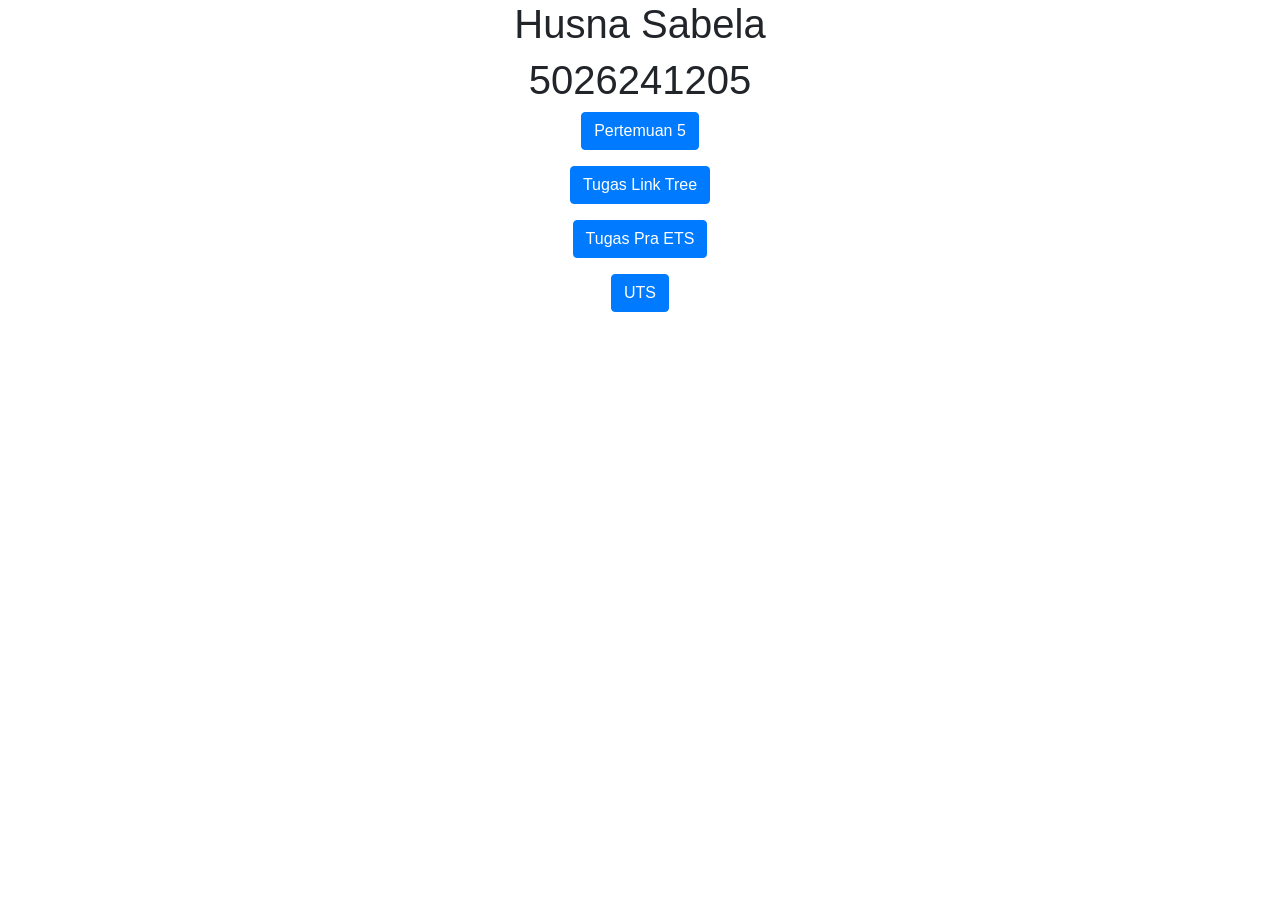
<file: index.html>
<!DOCTYPE html>
<html lang="en">
<head>
  <title>Bootstrap 4 Example</title>
  <meta charset="utf-8">
  <meta name="viewport" content="width=device-width, initial-scale=1">
  <link rel="stylesheet" href="https://cdn.jsdelivr.net/npm/bootstrap@4.6.2/dist/css/bootstrap.min.css">
  <script src="https://cdn.jsdelivr.net/npm/jquery@3.7.1/dist/jquery.slim.min.js"></script>
  <script src="https://cdn.jsdelivr.net/npm/popper.js@1.16.1/dist/umd/popper.min.js"></script>
  <script src="https://cdn.jsdelivr.net/npm/bootstrap@4.6.2/dist/js/bootstrap.bundle.min.js"></script>
</head>
<body>

<div class="container">
    <center>
        <h1>Husna Sabela</h1>
        <h1>5026241205</h1>
        <p><a href="pertemuan5.html" target="_blank"><button class="btn btn-primary">Pertemuan 5</button></a></p>
        <p><a href="linktree.html" target="_blank"><button class="btn btn-primary">Tugas Link Tree</button></a></p>
        <p><a href="tugas_ets.html" target="_blank"><button class="btn btn-primary">Tugas Pra ETS</button></a></p>
        <p><a href="5026241205.html" target="_blank"><button class="btn btn-primary">UTS</button></a>
    </center>
</div>

</body>
</html>
</file>
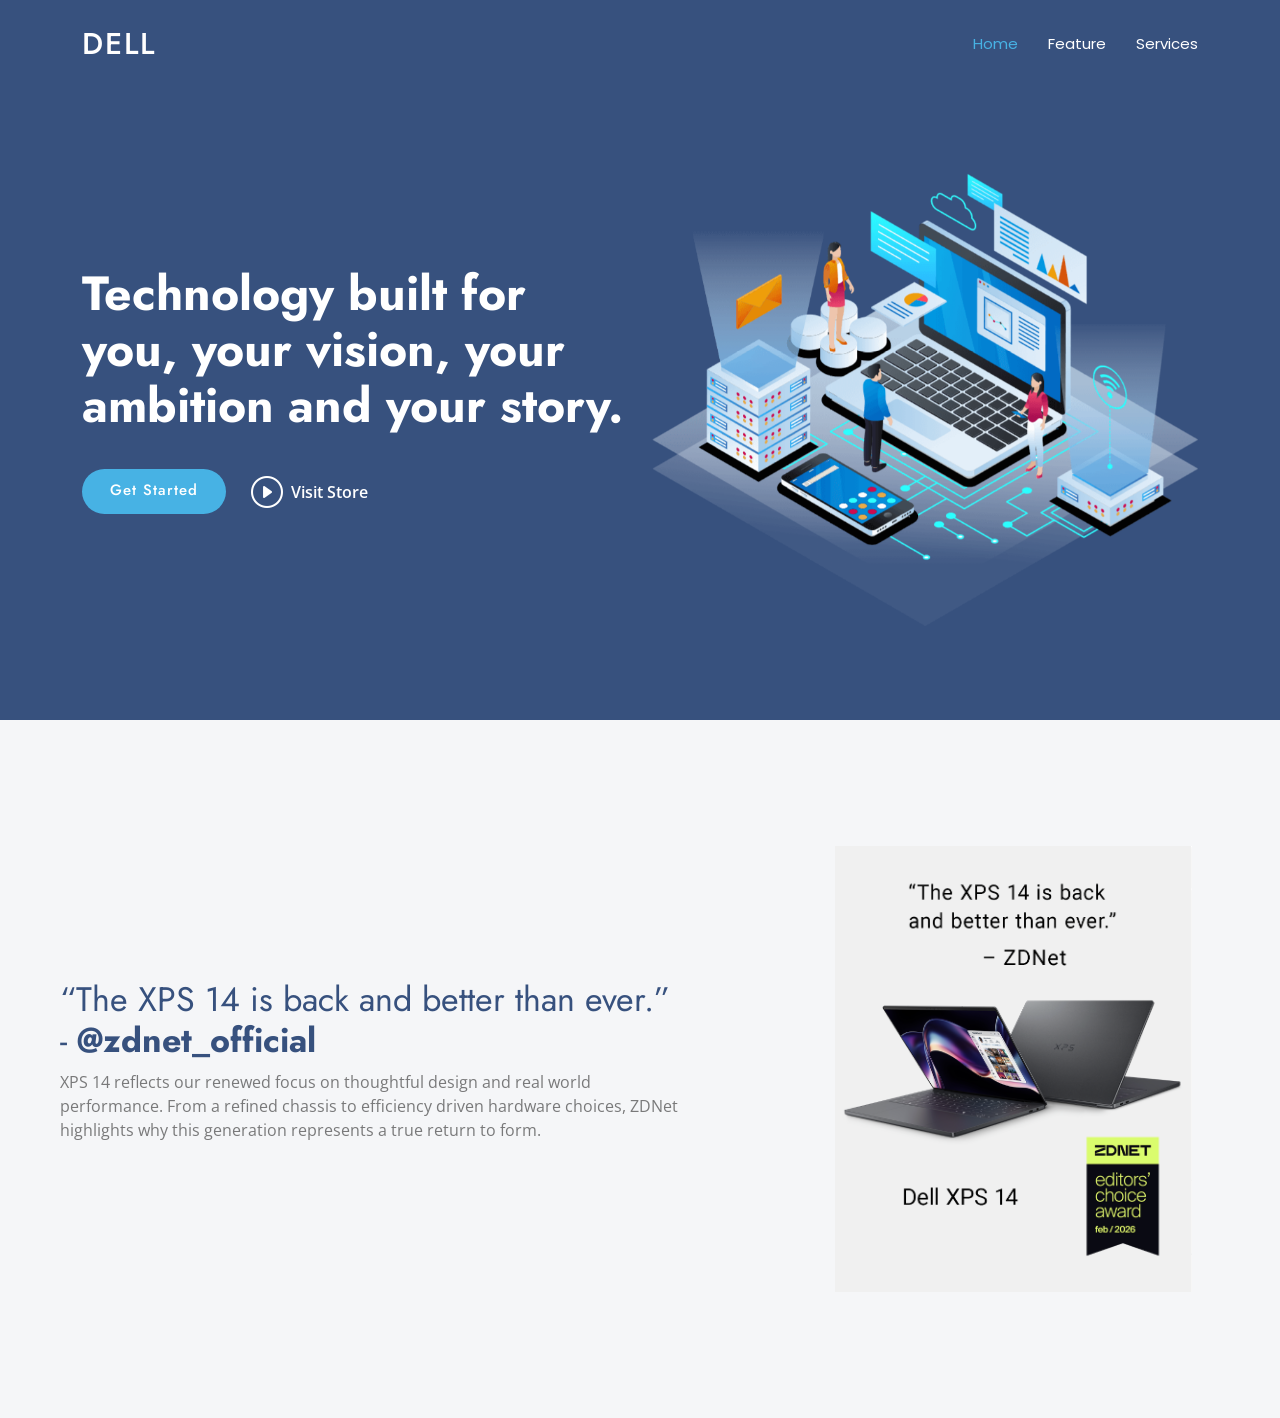
<file: pertemuan5.html>
<!DOCTYPE html>
<html lang="en">

<head>
    <meta charset="utf-8">
    <meta content="width=device-width, initial-scale=1.0" name="viewport">
    <title>Dell</title>
    <meta name="description" content="">
    <meta name="keywords" content="">

    <!-- Favicons -->
    <link href="assets/img/favicon.png" rel="icon">
    <link href="assets/img/apple-touch-icon.png" rel="apple-touch-icon">

    <!-- Fonts -->
    <link href="https://fonts.googleapis.com" rel="preconnect">
    <link href="https://fonts.gstatic.com" rel="preconnect" crossorigin>
    <link
        href="https://fonts.googleapis.com/css2?family=Open+Sans:ital,wght@0,300;0,400;0,500;0,600;0,700;0,800;1,300;1,400;1,500;1,600;1,700;1,800&family=Poppins:ital,wght@0,100;0,200;0,300;0,400;0,500;0,600;0,700;0,800;0,900;1,100;1,200;1,300;1,400;1,500;1,600;1,700;1,800;1,900&family=Jost:ital,wght@0,100;0,200;0,300;0,400;0,500;0,600;0,700;0,800;0,900;1,100;1,200;1,300;1,400;1,500;1,600;1,700;1,800;1,900&display=swap"
        rel="stylesheet">

    <!-- Vendor CSS Files -->
    <link href="assets/vendor/bootstrap/css/bootstrap.min.css" rel="stylesheet">
    <link href="assets/vendor/bootstrap-icons/bootstrap-icons.css" rel="stylesheet">
    <link href="assets/vendor/aos/aos.css" rel="stylesheet">
    <link href="assets/vendor/glightbox/css/glightbox.min.css" rel="stylesheet">
    <link href="assets/vendor/swiper/swiper-bundle.min.css" rel="stylesheet">

    <!-- Main CSS File -->
    <link href="assets/css/main.css" rel="stylesheet">

    <!-- =======================================================
  * Template Name: Arsha
  * Template URL: https://bootstrapmade.com/arsha-free-bootstrap-html-template-corporate/
  * Updated: Feb 22 2025 with Bootstrap v5.3.3
  * Author: BootstrapMade.com
  * License: https://bootstrapmade.com/license/
  ======================================================== -->
</head>

<body class="index-page">
    <header id="header" class="header d-flex align-items-center fixed-top">
        <div class="container-fluid container-xl position-relative d-flex align-items-center">

            <a href="index.html" class="logo d-flex align-items-center me-auto">
                <!-- Uncomment the line below if you also wish to use an image logo -->
                <!-- <img src="assets/img/logo.webp" alt=""> -->
                <h1 class="sitename">Dell</h1>
            </a>

            <nav id="navmenu" class="navmenu">
                <ul>
                    <li><a href="#hero" class="active">Home</a></li>
                    <li><a href="#why-us">Feature</a></li>
                    <li><a href="#services">Services</a></li>

                </ul>
                <i class="mobile-nav-toggle d-xl-none bi bi-list"></i>
            </nav>

        </div>
    </header>

    <main class="main">
        <!-- Hero Section -->
        <section id="hero" class="hero section dark-background">

            <div class="container">
                <div class="row gy-4">
                    <div class="col-lg-6 order-2 order-lg-1 d-flex flex-column justify-content-center"
                        data-aos="zoom-out">
                        <h1>Technology built for you, your vision, your ambition and your story.</h1>
                        <p></p>

                        <div class="d-flex">
                            <a href="#about" class="btn-get-started">Get Started</a>
                            <a href="visitstore.bio/dell?tab=ig"
                                class="glightbox btn-watch-video d-flex align-items-center"><i
                                    class="bi bi-play-circle"></i><span>Visit Store</span></a>
                        </div>
                    </div>
                    <div class="col-lg-6 order-1 order-lg-2 hero-img" data-aos="zoom-out" data-aos-delay="200">
                        <img src="assets/img/hero-img.png" class="img-fluid animated" alt="">
                    </div>
                </div>
            </div>

        </section><!-- /Hero Section -->

        <!-- Why Us Section -->
        <section id="why-us" class="section why-us light-background" data-builder="section">

            <div class="container-fluid">

                <div class="row gy-4">

                    <div class="col-lg-7 d-flex flex-column justify-content-center order-2 order-lg-1">

                        <div class="content px-xl-5" data-aos="fade-up" data-aos-delay="100">
                            <h3><span>“The XPS 14 is back and better than ever.” - </span><strong>@zdnet_official</strong></h3>
                            <p>
                                XPS 14 reflects our renewed focus on thoughtful design and real world performance. From a refined chassis to efficiency driven hardware choices, ZDNet highlights why this generation represents a true return to form.
                            </p>
                        </div>
                        </div>

                    <div class="col-lg-5 order-1 order-lg-2 why-us-img">
                        <img src="assets/img/laptop.png" class="img-fluid" alt="" data-aos="zoom-in"
                            data-aos-delay="100">
                    </div>
                </div>

            </div>

        </section><!-- /Why Us Section -->
    </main>
</body>

<!-- Scroll Top -->
<a href="#" id="scroll-top" class="scroll-top d-flex align-items-center justify-content-center"><i
        class="bi bi-arrow-up-short"></i></a>

<!-- Preloader -->
<div id="preloader"></div>

<!-- Vendor JS Files -->
<script src="assets/vendor/bootstrap/js/bootstrap.bundle.min.js"></script>
<script src="assets/vendor/php-email-form/validate.js"></script>
<script src="assets/vendor/aos/aos.js"></script>
<script src="assets/vendor/glightbox/js/glightbox.min.js"></script>
<script src="assets/vendor/swiper/swiper-bundle.min.js"></script>
<script src="assets/vendor/waypoints/noframework.waypoints.js"></script>
<script src="assets/vendor/imagesloaded/imagesloaded.pkgd.min.js"></script>
<script src="assets/vendor/isotope-layout/isotope.pkgd.min.js"></script>

<!-- Main JS File -->
<script src="assets/js/main.js"></script>

</header>
</body>

</html>
</file>
<file: assets/css/main.css>
/**
* Template Name: Arsha
* Template URL: https://bootstrapmade.com/arsha-free-bootstrap-html-template-corporate/
* Updated: Feb 22 2025 with Bootstrap v5.3.3
* Author: BootstrapMade.com
* License: https://bootstrapmade.com/license/
*/

/*--------------------------------------------------------------
# Font & Color Variables
# Help: https://bootstrapmade.com/color-system/
--------------------------------------------------------------*/
/* Fonts */
:root {
  --default-font: "Open Sans",  system-ui, -apple-system, "Segoe UI", Roboto, "Helvetica Neue", Arial, "Noto Sans", "Liberation Sans", sans-serif, "Apple Color Emoji", "Segoe UI Emoji", "Segoe UI Symbol", "Noto Color Emoji";
  --heading-font: "Jost",  sans-serif;
  --nav-font: "Poppins",  sans-serif;
}

/* Global Colors - The following color variables are used throughout the website. Updating them here will change the color scheme of the entire website */
:root { 
  --background-color: #ffffff; /* Background color for the entire website, including individual sections */
  --default-color: #444444; /* Default color used for the majority of the text content across the entire website */
  --heading-color: #37517e; /* Color for headings, subheadings and title throughout the website */
  --accent-color: #47b2e4; /* Accent color that represents your brand on the website. It's used for buttons, links, and other elements that need to stand out */
  --surface-color: #ffffff; /* The surface color is used as a background of boxed elements within sections, such as cards, icon boxes, or other elements that require a visual separation from the global background. */
  --contrast-color: #ffffff; /* Contrast color for text, ensuring readability against backgrounds of accent, heading, or default colors. */
}

/* Nav Menu Colors - The following color variables are used specifically for the navigation menu. They are separate from the global colors to allow for more customization options */
:root {
  --nav-color: #ffffff;  /* The default color of the main navmenu links */
  --nav-hover-color: #47b2e4; /* Applied to main navmenu links when they are hovered over or active */
  --nav-mobile-background-color: #ffffff; /* Used as the background color for mobile navigation menu */
  --nav-dropdown-background-color: #ffffff; /* Used as the background color for dropdown items that appear when hovering over primary navigation items */
  --nav-dropdown-color: #444444; /* Used for navigation links of the dropdown items in the navigation menu. */
  --nav-dropdown-hover-color: #47b2e4; /* Similar to --nav-hover-color, this color is applied to dropdown navigation links when they are hovered over. */
}

/* Color Presets - These classes override global colors when applied to any section or element, providing reuse of the sam color scheme. */

.light-background {
  --background-color: #f5f6f8;
  --surface-color: #ffffff;
}

.dark-background {
  --background-color: #37517e;
  --default-color: #ffffff;
  --heading-color: #ffffff;
  --surface-color: #4668a2;
  --contrast-color: #ffffff;
}

/* Smooth scroll */
:root {
  scroll-behavior: smooth;
}

/*--------------------------------------------------------------
# General Styling & Shared Classes
--------------------------------------------------------------*/
body {
  color: var(--default-color);
  background-color: var(--background-color);
  font-family: var(--default-font);
}

a {
  color: var(--accent-color);
  text-decoration: none;
  transition: 0.3s;
}

a:hover {
  color: color-mix(in srgb, var(--accent-color), transparent 25%);
  text-decoration: none;
}

h1,
h2,
h3,
h4,
h5,
h6 {
  color: var(--heading-color);
  font-family: var(--heading-font);
}

/* PHP Email Form Messages
------------------------------*/
.php-email-form .error-message {
  display: none;
  background: #df1529;
  color: #ffffff;
  text-align: left;
  padding: 15px;
  margin-bottom: 24px;
  font-weight: 600;
}

.php-email-form .sent-message {
  display: none;
  color: #ffffff;
  background: #059652;
  text-align: center;
  padding: 15px;
  margin-bottom: 24px;
  font-weight: 600;
}

.php-email-form .loading {
  display: none;
  background: var(--surface-color);
  text-align: center;
  padding: 15px;
  margin-bottom: 24px;
}

.php-email-form .loading:before {
  content: "";
  display: inline-block;
  border-radius: 50%;
  width: 24px;
  height: 24px;
  margin: 0 10px -6px 0;
  border: 3px solid var(--accent-color);
  border-top-color: var(--surface-color);
  animation: php-email-form-loading 1s linear infinite;
}

@keyframes php-email-form-loading {
  0% {
    transform: rotate(0deg);
  }

  100% {
    transform: rotate(360deg);
  }
}

/*--------------------------------------------------------------
# Global Header
--------------------------------------------------------------*/
.header {
  --background-color: #3d4d6a;
  --heading-color: #ffffff;
  color: var(--default-color);
  background-color: var(--background-color);
  padding: 15px 0;
  transition: all 0.5s;
  z-index: 997;
}

.header .logo {
  line-height: 1;
}

.header .logo img {
  max-height: 36px;
  margin-right: 8px;
}

.header .logo h1 {
  font-size: 30px;
  margin: 0;
  font-weight: 500;
  color: var(--heading-color);
  letter-spacing: 2px;
  text-transform: uppercase;
}

.header .btn-getstarted,
.header .btn-getstarted:focus {
  color: var(--contrast-color);
  background: var(--accent-color);
  font-size: 14px;
  padding: 8px 25px;
  margin: 0 0 0 30px;
  border-radius: 50px;
  transition: 0.3s;
}

.header .btn-getstarted:hover,
.header .btn-getstarted:focus:hover {
  color: var(--contrast-color);
  background: color-mix(in srgb, var(--accent-color), transparent 15%);
}

@media (max-width: 1200px) {
  .header .logo {
    order: 1;
  }

  .header .btn-getstarted {
    order: 2;
    margin: 0 15px 0 0;
    padding: 6px 15px;
  }

  .header .navmenu {
    order: 3;
  }
}

/* Index Page Header
------------------------------*/
.index-page .header {
  --background-color: rgba(255, 255, 255, 0);
  --heading-color: #ffffff;
  --nav-color: #ffffff;
}

/* Index Page Header on Scroll
------------------------------*/
.index-page.scrolled .header {
  --background-color: rgba(40, 58, 90, 0.9);
}

/*--------------------------------------------------------------
# Navigation Menu
--------------------------------------------------------------*/
/* Desktop Navigation */
@media (min-width: 1200px) {
  .navmenu {
    padding: 0;
  }

  .navmenu ul {
    margin: 0;
    padding: 0;
    display: flex;
    list-style: none;
    align-items: center;
  }

  .navmenu li {
    position: relative;
  }

  .navmenu a,
  .navmenu a:focus {
    color: var(--nav-color);
    padding: 18px 15px;
    font-size: 15px;
    font-family: var(--nav-font);
    font-weight: 400;
    display: flex;
    align-items: center;
    justify-content: space-between;
    white-space: nowrap;
    transition: 0.3s;
  }

  .navmenu a i,
  .navmenu a:focus i {
    font-size: 12px;
    line-height: 0;
    margin-left: 5px;
    transition: 0.3s;
  }

  .navmenu li:last-child a {
    padding-right: 0;
  }

  .navmenu li:hover>a,
  .navmenu .active,
  .navmenu .active:focus {
    color: var(--nav-hover-color);
  }

  .navmenu .dropdown ul {
    margin: 0;
    padding: 10px 0;
    background: var(--nav-dropdown-background-color);
    display: block;
    position: absolute;
    visibility: hidden;
    left: 14px;
    top: 130%;
    opacity: 0;
    transition: 0.3s;
    border-radius: 4px;
    z-index: 99;
    box-shadow: 0px 0px 30px rgba(0, 0, 0, 0.1);
  }

  .navmenu .dropdown ul li {
    min-width: 200px;
  }

  .navmenu .dropdown ul a {
    padding: 10px 20px;
    font-size: 15px;
    text-transform: none;
    color: var(--nav-dropdown-color);
  }

  .navmenu .dropdown ul a i {
    font-size: 12px;
  }

  .navmenu .dropdown ul a:hover,
  .navmenu .dropdown ul .active:hover,
  .navmenu .dropdown ul li:hover>a {
    color: var(--nav-dropdown-hover-color);
  }

  .navmenu .dropdown:hover>ul {
    opacity: 1;
    top: 100%;
    visibility: visible;
  }

  .navmenu .dropdown .dropdown ul {
    top: 0;
    left: -90%;
    visibility: hidden;
  }

  .navmenu .dropdown .dropdown:hover>ul {
    opacity: 1;
    top: 0;
    left: -100%;
    visibility: visible;
  }

  .navmenu .megamenu {
    position: static;
  }

  .navmenu .megamenu ul {
    margin: 0;
    padding: 10px;
    background: var(--nav-dropdown-background-color);
    box-shadow: 0px 0px 20px rgba(0, 0, 0, 0.1);
    position: absolute;
    top: 130%;
    left: 0;
    right: 0;
    visibility: hidden;
    opacity: 0;
    display: flex;
    transition: 0.3s;
    border-radius: 4px;
    z-index: 99;
  }

  .navmenu .megamenu ul li {
    flex: 1;
  }

  .navmenu .megamenu ul li a,
  .navmenu .megamenu ul li:hover>a {
    padding: 10px 20px;
    font-size: 15px;
    color: var(--nav-dropdown-color);
  }

  .navmenu .megamenu ul li a:hover,
  .navmenu .megamenu ul li .active,
  .navmenu .megamenu ul li .active:hover {
    color: var(--nav-dropdown-hover-color);
  }

  .navmenu .megamenu:hover>ul {
    opacity: 1;
    top: 100%;
    visibility: visible;
  }

  .navmenu .dd-box-shadow {
    box-shadow: 0px 0px 30px rgba(0, 0, 0, 0.1);
  }
}

/* Mobile Navigation */
@media (max-width: 1199px) {
  .mobile-nav-toggle {
    color: var(--nav-color);
    font-size: 28px;
    line-height: 0;
    margin-right: 10px;
    cursor: pointer;
    transition: color 0.3s;
  }

  .navmenu {
    padding: 0;
    z-index: 9997;
  }

  .navmenu ul {
    display: none;
    list-style: none;
    position: absolute;
    inset: 60px 20px 20px 20px;
    padding: 10px 0;
    margin: 0;
    border-radius: 6px;
    background-color: var(--nav-mobile-background-color);
    overflow-y: auto;
    transition: 0.3s;
    z-index: 9998;
    box-shadow: 0px 0px 30px rgba(0, 0, 0, 0.1);
  }

  .navmenu a,
  .navmenu a:focus {
    color: var(--nav-dropdown-color);
    padding: 10px 20px;
    font-family: var(--nav-font);
    font-size: 17px;
    font-weight: 500;
    display: flex;
    align-items: center;
    justify-content: space-between;
    white-space: nowrap;
    transition: 0.3s;
  }

  .navmenu a i,
  .navmenu a:focus i {
    font-size: 12px;
    line-height: 0;
    margin-left: 5px;
    width: 30px;
    height: 30px;
    display: flex;
    align-items: center;
    justify-content: center;
    border-radius: 50%;
    transition: 0.3s;
    background-color: color-mix(in srgb, var(--accent-color), transparent 90%);
  }

  .navmenu a i:hover,
  .navmenu a:focus i:hover {
    background-color: var(--accent-color);
    color: var(--contrast-color);
  }

  .navmenu a:hover,
  .navmenu .active,
  .navmenu .active:focus {
    color: var(--nav-dropdown-hover-color);
  }

  .navmenu .active i,
  .navmenu .active:focus i {
    background-color: var(--accent-color);
    color: var(--contrast-color);
    transform: rotate(180deg);
  }

  .navmenu .dropdown ul {
    position: static;
    display: none;
    z-index: 99;
    padding: 10px 0;
    margin: 10px 20px;
    background-color: var(--nav-dropdown-background-color);
    border: 1px solid color-mix(in srgb, var(--default-color), transparent 90%);
    box-shadow: none;
    transition: all 0.5s ease-in-out;
  }

  .navmenu .dropdown ul ul {
    background-color: rgba(33, 37, 41, 0.1);
  }

  .navmenu .dropdown>.dropdown-active {
    display: block;
    background-color: rgba(33, 37, 41, 0.03);
  }

  .mobile-nav-active {
    overflow: hidden;
  }

  .mobile-nav-active .mobile-nav-toggle {
    color: #fff;
    position: absolute;
    font-size: 32px;
    top: 15px;
    right: 15px;
    margin-right: 0;
    z-index: 9999;
  }

  .mobile-nav-active .navmenu {
    position: fixed;
    overflow: hidden;
    inset: 0;
    background: rgba(33, 37, 41, 0.8);
    transition: 0.3s;
  }

  .mobile-nav-active .navmenu>ul {
    display: block;
  }
}

/*--------------------------------------------------------------
# Global Footer
--------------------------------------------------------------*/
.footer {
  color: var(--default-color);
  background-color: var(--background-color);
  font-size: 14px;
  padding-bottom: 50px;
  position: relative;
}

.footer .footer-newsletter {
  background-color: color-mix(in srgb, var(--heading-color), transparent 95%);
  padding: 50px 0;
}

.footer .footer-newsletter h4 {
  font-size: 24px;
}

.footer .footer-newsletter .newsletter-form {
  margin-top: 30px;
  margin-bottom: 15px;
  padding: 6px 8px;
  position: relative;
  background-color: color-mix(in srgb, var(--background-color), transparent 50%);
  border: 1px solid color-mix(in srgb, var(--default-color), transparent 90%);
  box-shadow: 0px 2px 25px rgba(0, 0, 0, 0.1);
  display: flex;
  transition: 0.3s;
  border-radius: 50px;
}

.footer .footer-newsletter .newsletter-form:focus-within {
  border-color: var(--accent-color);
}

.footer .footer-newsletter .newsletter-form input[type=email] {
  border: 0;
  padding: 4px;
  width: 100%;
  background-color: color-mix(in srgb, var(--background-color), transparent 50%);
  color: var(--default-color);
}

.footer .footer-newsletter .newsletter-form input[type=email]:focus-visible {
  outline: none;
}

.footer .footer-newsletter .newsletter-form input[type=submit] {
  border: 0;
  font-size: 16px;
  padding: 0 20px;
  margin: -7px -8px -7px 0;
  background: var(--accent-color);
  color: var(--contrast-color);
  transition: 0.3s;
  border-radius: 50px;
}

.footer .footer-newsletter .newsletter-form input[type=submit]:hover {
  background: color-mix(in srgb, var(--accent-color), transparent 20%);
}

.footer .footer-top {
  padding-top: 50px;
}

.footer .social-links a {
  display: flex;
  align-items: center;
  justify-content: center;
  width: 40px;
  height: 40px;
  border-radius: 50%;
  border: 1px solid color-mix(in srgb, var(--default-color), transparent 50%);
  font-size: 16px;
  color: color-mix(in srgb, var(--default-color), transparent 20%);
  margin-right: 10px;
  transition: 0.3s;
}

.footer .social-links a:hover {
  color: var(--accent-color);
  border-color: var(--accent-color);
}

.footer h4 {
  font-size: 16px;
  font-weight: bold;
  position: relative;
  padding-bottom: 12px;
}

.footer .footer-links {
  margin-bottom: 30px;
}

.footer .footer-links ul {
  list-style: none;
  padding: 0;
  margin: 0;
}

.footer .footer-links ul i {
  margin-right: 3px;
  font-size: 12px;
  line-height: 0;
  color: var(--accent-color);
}

.footer .footer-links ul li {
  padding: 10px 0;
  display: flex;
  align-items: center;
}

.footer .footer-links ul li:first-child {
  padding-top: 0;
}

.footer .footer-links ul a {
  display: inline-block;
  color: color-mix(in srgb, var(--default-color), transparent 20%);
  line-height: 1;
}

.footer .footer-links ul a:hover {
  color: var(--accent-color);
}

.footer .footer-about a {
  color: var(--heading-color);
  font-size: 28px;
  font-weight: 600;
  text-transform: uppercase;
  font-family: var(--heading-font);
}

.footer .footer-contact p {
  margin-bottom: 5px;
}

.footer .copyright {
  padding-top: 25px;
  padding-bottom: 25px;
  border-top: 1px solid color-mix(in srgb, var(--default-color), transparent 90%);
}

.footer .copyright p {
  margin-bottom: 0;
}

.footer .credits {
  margin-top: 6px;
  font-size: 13px;
}

/*--------------------------------------------------------------
# Preloader
--------------------------------------------------------------*/
#preloader {
  position: fixed;
  inset: 0;
  z-index: 999999;
  overflow: hidden;
  background: var(--background-color);
  transition: all 0.6s ease-out;
}

#preloader:before {
  content: "";
  position: fixed;
  top: calc(50% - 30px);
  left: calc(50% - 30px);
  border: 6px solid #ffffff;
  border-color: var(--accent-color) transparent var(--accent-color) transparent;
  border-radius: 50%;
  width: 60px;
  height: 60px;
  animation: animate-preloader 1.5s linear infinite;
}

@keyframes animate-preloader {
  0% {
    transform: rotate(0deg);
  }

  100% {
    transform: rotate(360deg);
  }
}

/*--------------------------------------------------------------
# Scroll Top Button
--------------------------------------------------------------*/
.scroll-top {
  position: fixed;
  visibility: hidden;
  opacity: 0;
  right: 15px;
  bottom: -15px;
  z-index: 99999;
  background-color: var(--accent-color);
  width: 44px;
  height: 44px;
  border-radius: 50px;
  transition: all 0.4s;
}

.scroll-top i {
  font-size: 24px;
  color: var(--contrast-color);
  line-height: 0;
}

.scroll-top:hover {
  background-color: color-mix(in srgb, var(--accent-color), transparent 20%);
  color: var(--contrast-color);
}

.scroll-top.active {
  visibility: visible;
  opacity: 1;
  bottom: 15px;
}

/*--------------------------------------------------------------
# Disable aos animation delay on mobile devices
--------------------------------------------------------------*/
@media screen and (max-width: 768px) {
  [data-aos-delay] {
    transition-delay: 0 !important;
  }
}

/*--------------------------------------------------------------
# Global Page Titles & Breadcrumbs
--------------------------------------------------------------*/
.page-title {
  --background-color: color-mix(in srgb, var(--default-color), transparent 96%);
  color: var(--default-color);
  background-color: var(--background-color);
  padding: 20px 0;
  position: relative;
}

.page-title h1 {
  font-size: 28px;
  font-weight: 700;
  margin: 0;
}

.page-title .breadcrumbs ol {
  display: flex;
  flex-wrap: wrap;
  list-style: none;
  padding: 0 0 10px 0;
  margin: 0;
  font-size: 14px;
}

.page-title .breadcrumbs ol li+li {
  padding-left: 10px;
}

.page-title .breadcrumbs ol li+li::before {
  content: "/";
  display: inline-block;
  padding-right: 10px;
  color: color-mix(in srgb, var(--default-color), transparent 70%);
}

/*--------------------------------------------------------------
# Global Sections
--------------------------------------------------------------*/
section,
.section {
  color: var(--default-color);
  background-color: var(--background-color);
  padding: 60px 0;
  scroll-margin-top: 88px;
  overflow: clip;
}

@media (max-width: 1199px) {

  section,
  .section {
    scroll-margin-top: 66px;
  }
}

/*--------------------------------------------------------------
# Global Section Titles
--------------------------------------------------------------*/
.section-title {
  text-align: center;
  padding-bottom: 60px;
  position: relative;
}

.section-title h2 {
  font-size: 32px;
  font-weight: 700;
  margin-bottom: 20px;
  padding-bottom: 20px;
  text-transform: uppercase;
  position: relative;
}

.section-title h2:before {
  content: "";
  position: absolute;
  display: block;
  width: 160px;
  height: 1px;
  background: color-mix(in srgb, var(--default-color), transparent 60%);
  left: 0;
  right: 0;
  bottom: 1px;
  margin: auto;
}

.section-title h2::after {
  content: "";
  position: absolute;
  display: block;
  width: 60px;
  height: 3px;
  background: var(--accent-color);
  left: 0;
  right: 0;
  bottom: 0;
  margin: auto;
}

.section-title p {
  margin-bottom: 0;
}

/*--------------------------------------------------------------
# Hero Section
--------------------------------------------------------------*/
.hero {
  width: 100%;
  min-height: 80vh;
  position: relative;
  padding: 120px 0 60px 0;
  display: flex;
  align-items: center;
}

.hero h1 {
  margin: 0;
  font-size: 48px;
  font-weight: 700;
  line-height: 56px;
}

.hero p {
  color: color-mix(in srgb, var(--default-color), transparent 30%);
  margin: 5px 0 30px 0;
  font-size: 22px;
  line-height: 1.3;
  font-weight: 600;
}

.hero .btn-get-started {
  color: var(--contrast-color);
  background: var(--accent-color);
  font-family: var(--heading-font);
  font-weight: 500;
  font-size: 15px;
  letter-spacing: 1px;
  display: inline-block;
  padding: 10px 28px 12px 28px;
  border-radius: 50px;
  transition: 0.5s;
}

.hero .btn-get-started:hover {
  color: var(--contrast-color);
  background: color-mix(in srgb, var(--accent-color), transparent 15%);
}

.hero .btn-watch-video {
  font-size: 16px;
  transition: 0.5s;
  margin-left: 25px;
  color: var(--default-color);
  font-weight: 600;
}

.hero .btn-watch-video i {
  color: var(--contrast-color);
  font-size: 32px;
  transition: 0.3s;
  line-height: 0;
  margin-right: 8px;
}

.hero .btn-watch-video:hover {
  color: var(--accent-color);
}

.hero .btn-watch-video:hover i {
  color: color-mix(in srgb, var(--accent-color), transparent 15%);
}

.hero .animated {
  animation: up-down 2s ease-in-out infinite alternate-reverse both;
}

@media (max-width: 640px) {
  .hero h1 {
    font-size: 28px;
    line-height: 36px;
  }

  .hero p {
    font-size: 18px;
    line-height: 24px;
    margin-bottom: 30px;
  }

  .hero .btn-get-started,
  .hero .btn-watch-video {
    font-size: 13px;
  }
}

@keyframes up-down {
  0% {
    transform: translateY(10px);
  }

  100% {
    transform: translateY(-10px);
  }
}

/*--------------------------------------------------------------
# Clients Section
--------------------------------------------------------------*/
.clients {
  padding: 12px 0;
}

.clients .swiper {
  padding: 10px 0;
}

.clients .swiper-wrapper {
  height: auto;
}

.clients .swiper-slide img {
  transition: 0.3s;
  padding: 0 10px;
}

.clients .swiper-slide img:hover {
  transform: scale(1.1);
}

/*--------------------------------------------------------------
# About Section
--------------------------------------------------------------*/
.about ul {
  list-style: none;
  padding: 0;
}

.about ul li {
  padding-bottom: 5px;
  display: flex;
  align-items: center;
}

.about ul i {
  font-size: 20px;
  padding-right: 4px;
  color: var(--accent-color);
}

.about .read-more {
  color: var(--accent-color);
  font-family: var(--heading-font);
  font-weight: 500;
  font-size: 16px;
  letter-spacing: 1px;
  padding: 8px 28px;
  border-radius: 5px;
  transition: 0.3s;
  display: inline-flex;
  align-items: center;
  justify-content: center;
  border: 2px solid var(--accent-color);
}

.about .read-more i {
  font-size: 18px;
  margin-left: 5px;
  line-height: 0;
  transition: 0.3s;
}

.about .read-more:hover {
  background: var(--accent-color);
  color: var(--contrast-color);
}

.about .read-more:hover i {
  transform: translate(5px, 0);
}

/*--------------------------------------------------------------
# Why Us Section
--------------------------------------------------------------*/
.why-us {
  padding: 30px 0;
}

.why-us .content h3 {
  font-weight: 400;
  font-size: 34px;
}

.why-us .content p {
  color: color-mix(in srgb, var(--default-color), transparent 30%);
}

.why-us .faq-container .faq-item {
  background-color: var(--surface-color);
  position: relative;
  padding: 20px;
  margin-bottom: 20px;
  box-shadow: 0px 5px 25px 0px rgba(0, 0, 0, 0.1);
  overflow: hidden;
}

.why-us .faq-container .faq-item:last-child {
  margin-bottom: 0;
}

.why-us .faq-container .faq-item h3 {
  font-weight: 500;
  font-size: 17px;
  line-height: 24px;
  margin: 0 30px 0 0;
  transition: 0.3s;
  cursor: pointer;
}

.why-us .faq-container .faq-item h3 span {
  color: var(--accent-color);
  padding-right: 5px;
  font-weight: 600;
}

.why-us .faq-container .faq-item h3:hover {
  color: var(--accent-color);
}

.why-us .faq-container .faq-item .faq-content {
  display: grid;
  grid-template-rows: 0fr;
  transition: 0.3s ease-in-out;
  visibility: hidden;
  opacity: 0;
}

.why-us .faq-container .faq-item .faq-content p {
  margin-bottom: 0;
  overflow: hidden;
}

.why-us .faq-container .faq-item .faq-icon {
  position: absolute;
  top: 22px;
  left: 20px;
  font-size: 22px;
  line-height: 0;
  transition: 0.3s;
  color: var(--accent-color);
}

.why-us .faq-container .faq-item .faq-toggle {
  position: absolute;
  top: 20px;
  right: 20px;
  font-size: 16px;
  line-height: 0;
  transition: 0.3s;
  cursor: pointer;
}

.why-us .faq-container .faq-item .faq-toggle:hover {
  color: var(--accent-color);
}

.why-us .faq-container .faq-active h3 {
  color: var(--accent-color);
}

.why-us .faq-container .faq-active .faq-content {
  grid-template-rows: 1fr;
  visibility: visible;
  opacity: 1;
  padding-top: 10px;
}

.why-us .faq-container .faq-active .faq-toggle {
  transform: rotate(90deg);
  color: var(--accent-color);
}

.why-us .why-us-img {
  display: flex;
  align-items: center;
  justify-content: center;
}

.why-us .why-us-img img {
  max-height: 70%;
}

/*--------------------------------------------------------------
# Skills Section
--------------------------------------------------------------*/
.skills .content h3 {
  font-size: 2rem;
  font-weight: 700;
}

.skills .content p {
  color: color-mix(in srgb, var(--default-color), transparent 30%);
}

.skills .content p:last-child {
  margin-bottom: 0;
}

.skills .content ul {
  list-style: none;
  padding: 0;
}

.skills .content ul li {
  padding-bottom: 10px;
}

.skills .progress {
  height: 60px;
  display: block;
  background: none;
  border-radius: 0;
}

.skills .progress .skill {
  color: var(--default-color);
  padding: 0;
  margin: 0 0 6px 0;
  text-transform: uppercase;
  display: block;
  font-weight: 600;
  font-family: var(--heading-font);
}

.skills .progress .skill .val {
  float: right;
  font-style: normal;
}

.skills .progress-bar-wrap {
  background: color-mix(in srgb, var(--heading-color), transparent 90%);
  height: 10px;
}

.skills .progress-bar {
  width: 1px;
  height: 10px;
  transition: 0.9s;
  background-color: var(--heading-color);
}

/*--------------------------------------------------------------
# Services Section
--------------------------------------------------------------*/
.services .service-item {
  background-color: var(--surface-color);
  box-shadow: 0px 5px 90px 0px rgba(0, 0, 0, 0.1);
  padding: 50px 30px;
  transition: all ease-in-out 0.4s;
  height: 100%;
}

.services .service-item .icon {
  margin-bottom: 10px;
}

.services .service-item .icon i {
  color: var(--accent-color);
  font-size: 36px;
  transition: 0.3s;
}

.services .service-item h4 {
  font-weight: 700;
  margin-bottom: 15px;
  font-size: 20px;
}

.services .service-item h4 a {
  color: var(--heading-color);
  transition: ease-in-out 0.3s;
}

.services .service-item p {
  line-height: 24px;
  font-size: 14px;
  margin-bottom: 0;
}

.services .service-item:hover {
  transform: translateY(-10px);
}

.services .service-item:hover h4 a {
  color: var(--accent-color);
}

/*--------------------------------------------------------------
# Work Process Section
--------------------------------------------------------------*/
.work-process .steps-item {
  background: var(--surface-color);
  border-radius: 20px;
  height: 100%;
  transition: all 0.3s ease-in-out;
  box-shadow: 0 5px 20px color-mix(in srgb, var(--default-color), transparent 92%);
}

.work-process .steps-item .steps-image {
  border-radius: 20px 20px 0 0;
  overflow: hidden;
}

.work-process .steps-item:hover {
  transform: translateY(-10px);
  box-shadow: 0 15px 30px color-mix(in srgb, var(--accent-color), transparent 85%);
}

.work-process .steps-item:hover .steps-number {
  background: var(--accent-color);
  color: var(--contrast-color);
}

.work-process .steps-item:hover .steps-image img {
  transform: scale(1.1);
}

.work-process .steps-image {
  position: relative;
  height: 280px;
}

.work-process .steps-image img {
  width: 100%;
  height: 100%;
  object-fit: cover;
  transition: transform 0.6s ease;
}

.work-process .steps-content {
  position: relative;
  padding: 40px 30px 30px;
}

.work-process .steps-content .steps-number {
  position: absolute;
  left: 30px;
  top: -30px;
  width: 60px;
  height: 60px;
  background: var(--accent-color);
  color: var(--contrast-color);
  border-radius: 50%;
  font-family: var(--heading-font);
  font-size: 24px;
  font-weight: 700;
  display: flex;
  align-items: center;
  justify-content: center;
  transition: all 0.3s ease-in-out;
}

.work-process .steps-content h3 {
  font-size: 24px;
  font-weight: 700;
  margin-bottom: 15px;
}

.work-process .steps-content p {
  font-size: 15px;
  color: color-mix(in srgb, var(--default-color), transparent 20%);
  margin-bottom: 25px;
}

.work-process .steps-features .feature-item {
  display: flex;
  align-items: center;
  margin-bottom: 12px;
}

.work-process .steps-features .feature-item:last-child {
  margin-bottom: 0;
}

.work-process .steps-features .feature-item i {
  color: var(--accent-color);
  font-size: 18px;
  margin-right: 10px;
}

.work-process .steps-features .feature-item span {
  font-size: 14px;
  color: color-mix(in srgb, var(--default-color), transparent 15%);
}

@media (max-width: 1199px) {
  .work-process .steps-image {
    height: 240px;
  }

  .work-process .steps-content {
    padding: 35px 25px 25px;
  }

  .work-process .steps-content h3 {
    font-size: 22px;
  }
}

@media (max-width: 991px) {
  .work-process .steps-item {
    margin-bottom: 30px;
  }

  .work-process .steps-image {
    height: 220px;
  }

  .work-process .steps-content {
    padding: 30px 20px 20px;
  }

  .work-process .steps-content .steps-number {
    width: 50px;
    height: 50px;
    font-size: 20px;
    left: 25px;
    top: -25px;
  }

  .work-process .steps-content h3 {
    font-size: 20px;
    margin-bottom: 12px;
  }

  .work-process .steps-content p {
    font-size: 14px;
    margin-bottom: 20px;
  }
}

/*--------------------------------------------------------------
# Call To Action Section
--------------------------------------------------------------*/
.call-to-action {
  padding: 120px 0;
  position: relative;
  clip-path: inset(0);
}

.call-to-action img {
  position: fixed;
  top: 0;
  left: 0;
  display: block;
  width: 100%;
  height: 100%;
  object-fit: cover;
  z-index: 1;
}

.call-to-action:before {
  content: "";
  background: color-mix(in srgb, var(--background-color), transparent 35%);
  position: absolute;
  inset: 0;
  z-index: 2;
}

.call-to-action .container {
  position: relative;
  z-index: 3;
}

.call-to-action h3 {
  color: var(--default-color);
  font-size: 28px;
  font-weight: 700;
}

.call-to-action p {
  color: var(--default-color);
}

.call-to-action .cta-btn {
  font-family: var(--heading-font);
  font-weight: 500;
  font-size: 16px;
  letter-spacing: 1px;
  display: inline-block;
  padding: 12px 40px;
  border-radius: 50px;
  transition: 0.5s;
  margin: 10px;
  border: 2px solid var(--contrast-color);
  color: var(--contrast-color);
}

.call-to-action .cta-btn:hover {
  background: var(--accent-color);
  border: 2px solid var(--accent-color);
}

/*--------------------------------------------------------------
# Portfolio Section
--------------------------------------------------------------*/
.portfolio .portfolio-filters {
  padding: 0;
  margin: 0 auto 20px auto;
  list-style: none;
  text-align: center;
}

.portfolio .portfolio-filters li {
  cursor: pointer;
  display: inline-block;
  padding: 8px 20px 10px 20px;
  margin: 0;
  font-size: 15px;
  font-weight: 500;
  line-height: 1;
  margin-bottom: 5px;
  border-radius: 50px;
  transition: all 0.3s ease-in-out;
  font-family: var(--heading-font);
}

.portfolio .portfolio-filters li:hover,
.portfolio .portfolio-filters li.filter-active {
  color: var(--contrast-color);
  background-color: var(--accent-color);
}

.portfolio .portfolio-filters li:first-child {
  margin-left: 0;
}

.portfolio .portfolio-filters li:last-child {
  margin-right: 0;
}

@media (max-width: 575px) {
  .portfolio .portfolio-filters li {
    font-size: 14px;
    margin: 0 0 10px 0;
  }
}

.portfolio .portfolio-item {
  position: relative;
  overflow: hidden;
}

.portfolio .portfolio-item .portfolio-info {
  opacity: 0;
  position: absolute;
  left: 12px;
  right: 12px;
  bottom: -100%;
  z-index: 3;
  transition: all ease-in-out 0.5s;
  background: color-mix(in srgb, var(--background-color), transparent 10%);
  padding: 15px;
}

.portfolio .portfolio-item .portfolio-info h4 {
  font-size: 18px;
  font-weight: 600;
  padding-right: 50px;
}

.portfolio .portfolio-item .portfolio-info p {
  color: color-mix(in srgb, var(--default-color), transparent 30%);
  font-size: 14px;
  margin-bottom: 0;
  padding-right: 50px;
}

.portfolio .portfolio-item .portfolio-info .preview-link,
.portfolio .portfolio-item .portfolio-info .details-link {
  position: absolute;
  right: 50px;
  font-size: 24px;
  top: calc(50% - 14px);
  color: color-mix(in srgb, var(--default-color), transparent 30%);
  transition: 0.3s;
  line-height: 0;
}

.portfolio .portfolio-item .portfolio-info .preview-link:hover,
.portfolio .portfolio-item .portfolio-info .details-link:hover {
  color: var(--accent-color);
}

.portfolio .portfolio-item .portfolio-info .details-link {
  right: 14px;
  font-size: 28px;
}

.portfolio .portfolio-item:hover .portfolio-info {
  opacity: 1;
  bottom: 0;
}

/*--------------------------------------------------------------
# Team Section
--------------------------------------------------------------*/
.team .team-member {
  background-color: var(--surface-color);
  box-shadow: 0px 2px 15px rgba(0, 0, 0, 0.1);
  position: relative;
  border-radius: 5px;
  transition: 0.5s;
  padding: 30px;
  height: 100%;
}

@media (max-width: 468px) {
  .team .team-member {
    flex-direction: column;
    justify-content: center !important;
    align-items: center !important;
  }
}

.team .team-member .pic {
  overflow: hidden;
  width: 150px;
  border-radius: 50%;
  flex-shrink: 0;
}

.team .team-member .pic img {
  transition: ease-in-out 0.3s;
}

.team .team-member:hover {
  transform: translateY(-10px);
}

.team .team-member .member-info {
  padding-left: 30px;
}

@media (max-width: 468px) {
  .team .team-member .member-info {
    padding: 30px 0 0 0;
    text-align: center;
  }
}

.team .team-member h4 {
  font-weight: 700;
  margin-bottom: 5px;
  font-size: 20px;
}

.team .team-member span {
  display: block;
  font-size: 15px;
  padding-bottom: 10px;
  position: relative;
  font-weight: 500;
}

.team .team-member span::after {
  content: "";
  position: absolute;
  display: block;
  width: 50px;
  height: 1px;
  background: color-mix(in srgb, var(--default-color), transparent 85%);
  bottom: 0;
  left: 0;
}

@media (max-width: 468px) {
  .team .team-member span::after {
    left: calc(50% - 25px);
  }
}

.team .team-member p {
  margin: 10px 0 0 0;
  font-size: 14px;
}

.team .team-member .social {
  margin-top: 12px;
  display: flex;
  align-items: center;
  justify-content: start;
  width: 100%;
}

@media (max-width: 468px) {
  .team .team-member .social {
    justify-content: center;
  }
}

.team .team-member .social a {
  background: color-mix(in srgb, var(--default-color), transparent 94%);
  transition: ease-in-out 0.3s;
  display: flex;
  align-items: center;
  justify-content: center;
  border-radius: 50px;
  width: 36px;
  height: 36px;
}

.team .team-member .social a i {
  color: color-mix(in srgb, var(--default-color), transparent 20%);
  font-size: 16px;
  margin: 0 2px;
}

.team .team-member .social a:hover {
  background: var(--accent-color);
}

.team .team-member .social a:hover i {
  color: var(--contrast-color);
}

.team .team-member .social a+a {
  margin-left: 8px;
}

/*--------------------------------------------------------------
# Pricing Section
--------------------------------------------------------------*/
.pricing .pricing-item {
  background-color: var(--surface-color);
  box-shadow: 0 3px 20px -2px rgba(0, 0, 0, 0.1);
  border-top: 4px solid var(--background-color);
  padding: 60px 40px;
  height: 100%;
  border-radius: 5px;
}

.pricing h3 {
  font-weight: 600;
  margin-bottom: 15px;
  font-size: 20px;
}

.pricing h4 {
  color: var(--accent-color);
  font-size: 48px;
  font-weight: 400;
  font-family: var(--heading-font);
  margin-bottom: 0;
}

.pricing h4 sup {
  font-size: 28px;
}

.pricing h4 span {
  color: color-mix(in srgb, var(--default-color), transparent 50%);
  font-size: 18px;
}

.pricing ul {
  padding: 20px 0;
  list-style: none;
  color: color-mix(in srgb, var(--default-color), transparent 30%);
  text-align: left;
  line-height: 20px;
}

.pricing ul li {
  padding: 10px 0;
  display: flex;
  align-items: center;
}

.pricing ul i {
  color: #059652;
  font-size: 24px;
  padding-right: 3px;
}

.pricing ul .na {
  color: color-mix(in srgb, var(--default-color), transparent 60%);
}

.pricing ul .na i {
  color: color-mix(in srgb, var(--default-color), transparent 60%);
}

.pricing ul .na span {
  text-decoration: line-through;
}

.pricing .buy-btn {
  color: var(--accent-color);
  display: inline-block;
  padding: 8px 35px 10px 35px;
  border-radius: 50px;
  transition: none;
  font-size: 16px;
  font-weight: 500;
  font-family: var(--heading-font);
  transition: 0.3s;
  border: 1px solid var(--accent-color);
}

.pricing .buy-btn:hover {
  background: var(--accent-color);
  color: var(--contrast-color);
}

.pricing .featured {
  border-top-color: var(--accent-color);
}

.pricing .featured .buy-btn {
  background: var(--accent-color);
  color: var(--contrast-color);
}

@media (max-width: 992px) {
  .pricing .box {
    max-width: 60%;
    margin: 0 auto 30px auto;
  }
}

@media (max-width: 767px) {
  .pricing .box {
    max-width: 80%;
    margin: 0 auto 30px auto;
  }
}

@media (max-width: 420px) {
  .pricing .box {
    max-width: 100%;
    margin: 0 auto 30px auto;
  }
}

/*--------------------------------------------------------------
# Testimonials Section
--------------------------------------------------------------*/
.testimonials .section-header {
  margin-bottom: 40px;
}

.testimonials .testimonials-carousel,
.testimonials .testimonials-slider {
  overflow: hidden;
}

.testimonials .testimonial-item {
  text-align: center;
}

.testimonials .testimonial-item .testimonial-img {
  width: 120px;
  border-radius: 50%;
  border: 4px solid var(--background-color);
  margin: 0 auto;
}

.testimonials .testimonial-item h3 {
  font-size: 20px;
  font-weight: bold;
  margin: 10px 0 5px 0;
}

.testimonials .testimonial-item h4 {
  font-size: 14px;
  color: color-mix(in srgb, var(--default-color), transparent 40%);
  margin: 0 0 15px 0;
}

.testimonials .testimonial-item .stars {
  margin-bottom: 15px;
}

.testimonials .testimonial-item .stars i {
  color: #ffc107;
  margin: 0 1px;
}

.testimonials .testimonial-item .quote-icon-left,
.testimonials .testimonial-item .quote-icon-right {
  color: color-mix(in srgb, var(--accent-color), transparent 50%);
  font-size: 26px;
  line-height: 0;
}

.testimonials .testimonial-item .quote-icon-left {
  display: inline-block;
  left: -5px;
  position: relative;
}

.testimonials .testimonial-item .quote-icon-right {
  display: inline-block;
  right: -5px;
  position: relative;
  top: 10px;
  transform: scale(-1, -1);
}

.testimonials .testimonial-item p {
  font-style: italic;
  margin: 0 auto 15px auto;
}

.testimonials .swiper-wrapper {
  height: auto;
}

.testimonials .swiper-pagination {
  margin-top: 20px;
  position: relative;
}

.testimonials .swiper-pagination .swiper-pagination-bullet {
  width: 12px;
  height: 12px;
  opacity: 1;
  background-color: color-mix(in srgb, var(--default-color), transparent 85%);
}

.testimonials .swiper-pagination .swiper-pagination-bullet-active {
  background-color: var(--accent-color);
}

@media (min-width: 992px) {
  .testimonials .testimonial-item p {
    width: 80%;
  }
}

/*--------------------------------------------------------------
# Faq 2 Section
--------------------------------------------------------------*/
.faq-2 .faq-container {
  margin-top: 15px;
}

.faq-2 .faq-container .faq-item {
  background-color: var(--surface-color);
  position: relative;
  padding: 20px;
  margin-bottom: 20px;
  overflow: hidden;
}

.faq-2 .faq-container .faq-item:last-child {
  margin-bottom: 0;
}

.faq-2 .faq-container .faq-item h3 {
  font-weight: 600;
  font-size: 18px;
  line-height: 24px;
  margin: 0 30px 0 32px;
  transition: 0.3s;
  cursor: pointer;
}

.faq-2 .faq-container .faq-item h3 span {
  color: var(--accent-color);
  padding-right: 5px;
}

.faq-2 .faq-container .faq-item h3:hover {
  color: var(--accent-color);
}

.faq-2 .faq-container .faq-item .faq-content {
  display: grid;
  grid-template-rows: 0fr;
  transition: 0.3s ease-in-out;
  visibility: hidden;
  opacity: 0;
}

.faq-2 .faq-container .faq-item .faq-content p {
  margin-bottom: 0;
  overflow: hidden;
}

.faq-2 .faq-container .faq-item .faq-icon {
  position: absolute;
  top: 22px;
  left: 20px;
  font-size: 20px;
  line-height: 0;
  transition: 0.3s;
  color: var(--accent-color);
}

.faq-2 .faq-container .faq-item .faq-toggle {
  position: absolute;
  top: 20px;
  right: 20px;
  font-size: 16px;
  line-height: 0;
  transition: 0.3s;
  cursor: pointer;
}

.faq-2 .faq-container .faq-item .faq-toggle:hover {
  color: var(--accent-color);
}

.faq-2 .faq-container .faq-active h3 {
  color: var(--accent-color);
}

.faq-2 .faq-container .faq-active .faq-content {
  grid-template-rows: 1fr;
  visibility: visible;
  opacity: 1;
  padding-top: 10px;
}

.faq-2 .faq-container .faq-active .faq-toggle {
  transform: rotate(90deg);
  color: var(--accent-color);
}

/*--------------------------------------------------------------
# Subscribe Section
--------------------------------------------------------------*/
.subscribe .container {
  padding: 80px 80px 0 80px;
  background: color-mix(in srgb, var(--default-color), transparent 96%);
  border-radius: 15px;
}

@media (max-width: 992px) {
  .subscribe .container {
    padding: 60px 60px 0 60px;
  }
}

@media (max-width: 575px) {
  .subscribe .container {
    padding: 25px 15px 0 15px;
    border-radius: 0;
  }
}

.subscribe .cta-content h2 {
  font-size: 2.5rem;
  font-weight: 700;
  margin-bottom: 1rem;
}

.subscribe .cta-content p {
  font-size: 1.1rem;
  margin-bottom: 2rem;
}

.subscribe .cta-form .form-control {
  height: 50px;
  border-radius: 25px 0 0 25px;
  border: 1px solid var(--accent-color);
  padding-left: 20px;
}

.subscribe .cta-form .form-control:focus {
  box-shadow: none;
  border-color: var(--accent-color);
}

.subscribe .cta-form .btn {
  height: 50px;
  border-radius: 0 25px 25px 0;
  background-color: var(--accent-color);
  border-color: var(--accent-color);
  color: var(--contrast-color);
  padding: 0 30px;
  font-weight: 600;
  transition: all 0.3s ease;
}

.subscribe .cta-form .btn:hover {
  background-color: color-mix(in srgb, var(--accent-color), black 10%);
  border-color: color-mix(in srgb, var(--accent-color), black 10%);
}

@media (max-width: 575px) {
  .subscribe .cta-form .btn {
    padding: 0 15px;
  }
}

@media (max-width: 991px) {
  .subscribe .cta-content {
    text-align: center;
    margin-bottom: 2rem;
  }

  .subscribe .cta-image {
    text-align: center;
  }
}

/*--------------------------------------------------------------
# Recent Blog Postst Section
--------------------------------------------------------------*/
.recent-blog-postst .post-item {
  background: var(--surface-color);
  box-shadow: 0px 2px 20px rgba(0, 0, 0, 0.1);
  transition: 0.3s;
}

.recent-blog-postst .post-item .post-img img {
  transition: 0.5s;
}

.recent-blog-postst .post-item .post-date {
  position: absolute;
  right: 0;
  bottom: 0;
  background-color: var(--accent-color);
  color: var(--contrast-color);
  text-transform: uppercase;
  font-size: 13px;
  padding: 6px 12px;
  font-weight: 500;
}

.recent-blog-postst .post-item .post-content {
  padding: 30px;
}

.recent-blog-postst .post-item .post-title {
  color: var(--heading-color);
  font-size: 20px;
  font-weight: 700;
  transition: 0.3s;
  margin-bottom: 15px;
}

.recent-blog-postst .post-item .meta i {
  font-size: 16px;
  color: var(--accent-color);
}

.recent-blog-postst .post-item .meta span {
  font-size: 15px;
  color: color-mix(in srgb, var(--default-color), transparent 50%);
}

.recent-blog-postst .post-item hr {
  color: color-mix(in srgb, var(--default-color), transparent 80%);
  margin: 20px 0;
}

.recent-blog-postst .post-item .readmore {
  display: flex;
  align-items: center;
  font-weight: 600;
  line-height: 1;
  transition: 0.3s;
  color: color-mix(in srgb, var(--default-color), transparent 40%);
}

.recent-blog-postst .post-item .readmore i {
  line-height: 0;
  margin-left: 6px;
  font-size: 16px;
}

.recent-blog-postst .post-item:hover .post-title,
.recent-blog-postst .post-item:hover .readmore {
  color: var(--accent-color);
}

.recent-blog-postst .post-item:hover .post-img img {
  transform: scale(1.1);
}

/*--------------------------------------------------------------
# Contact Section
--------------------------------------------------------------*/
.contact .info-wrap {
  background-color: var(--surface-color);
  box-shadow: 0px 0px 20px rgba(0, 0, 0, 0.1);
  border-top: 3px solid var(--accent-color);
  border-bottom: 3px solid var(--accent-color);
  padding: 30px;
  height: 100%;
}

@media (max-width: 575px) {
  .contact .info-wrap {
    padding: 20px;
  }
}

.contact .info-item {
  margin-bottom: 40px;
}

.contact .info-item i {
  font-size: 20px;
  color: var(--accent-color);
  background: color-mix(in srgb, var(--accent-color), transparent 92%);
  width: 44px;
  height: 44px;
  display: flex;
  justify-content: center;
  align-items: center;
  border-radius: 50px;
  transition: all 0.3s ease-in-out;
  margin-right: 15px;
}

.contact .info-item h3 {
  padding: 0;
  font-size: 18px;
  font-weight: 700;
  margin-bottom: 5px;
}

.contact .info-item p {
  padding: 0;
  margin-bottom: 0;
  font-size: 14px;
}

.contact .info-item:hover i {
  background: var(--accent-color);
  color: var(--contrast-color);
}

.contact .php-email-form {
  background-color: var(--surface-color);
  height: 100%;
  padding: 30px;
  border-top: 3px solid var(--accent-color);
  border-bottom: 3px solid var(--accent-color);
  box-shadow: 0px 0px 20px rgba(0, 0, 0, 0.1);
}

@media (max-width: 575px) {
  .contact .php-email-form {
    padding: 20px;
  }
}

.contact .php-email-form input[type=text],
.contact .php-email-form input[type=email],
.contact .php-email-form textarea {
  font-size: 14px;
  padding: 10px 15px;
  box-shadow: none;
  border-radius: 0;
  color: var(--default-color);
  background-color: color-mix(in srgb, var(--background-color), transparent 50%);
  border-color: color-mix(in srgb, var(--default-color), transparent 80%);
}

.contact .php-email-form input[type=text]:focus,
.contact .php-email-form input[type=email]:focus,
.contact .php-email-form textarea:focus {
  border-color: var(--accent-color);
}

.contact .php-email-form input[type=text]::placeholder,
.contact .php-email-form input[type=email]::placeholder,
.contact .php-email-form textarea::placeholder {
  color: color-mix(in srgb, var(--default-color), transparent 70%);
}

.contact .php-email-form button[type=submit] {
  color: var(--contrast-color);
  background: var(--accent-color);
  border: 0;
  padding: 10px 30px;
  transition: 0.4s;
  border-radius: 50px;
}

.contact .php-email-form button[type=submit]:hover {
  background: color-mix(in srgb, var(--accent-color), transparent 25%);
}

/*--------------------------------------------------------------
# Portfolio Details Section
--------------------------------------------------------------*/
.portfolio-details .portfolio-details-slider img {
  width: 100%;
}

.portfolio-details .portfolio-details-slider .swiper-pagination {
  margin-top: 20px;
  position: relative;
}

.portfolio-details .portfolio-details-slider .swiper-pagination .swiper-pagination-bullet {
  width: 12px;
  height: 12px;
  background-color: color-mix(in srgb, var(--default-color), transparent 85%);
  opacity: 1;
}

.portfolio-details .portfolio-details-slider .swiper-pagination .swiper-pagination-bullet-active {
  background-color: var(--accent-color);
}

.portfolio-details .portfolio-info {
  background-color: var(--surface-color);
  padding: 30px;
  box-shadow: 0px 0 30px rgba(0, 0, 0, 0.1);
}

.portfolio-details .portfolio-info h3 {
  font-size: 22px;
  font-weight: 700;
  margin-bottom: 20px;
  padding-bottom: 20px;
  border-bottom: 1px solid color-mix(in srgb, var(--default-color), transparent 85%);
}

.portfolio-details .portfolio-info ul {
  list-style: none;
  padding: 0;
  font-size: 15px;
}

.portfolio-details .portfolio-info ul li+li {
  margin-top: 10px;
}

.portfolio-details .portfolio-description {
  padding-top: 30px;
}

.portfolio-details .portfolio-description h2 {
  font-size: 26px;
  font-weight: 700;
  margin-bottom: 20px;
}

.portfolio-details .portfolio-description p {
  padding: 0;
  color: color-mix(in srgb, var(--default-color), transparent 30%);
}

/*--------------------------------------------------------------
# Service Details Section
--------------------------------------------------------------*/
.service-details .services-list {
  background-color: var(--surface-color);
  padding: 10px 30px;
  border: 1px solid color-mix(in srgb, var(--default-color), transparent 90%);
  margin-bottom: 20px;
}

.service-details .services-list a {
  display: block;
  line-height: 1;
  padding: 8px 0 8px 15px;
  border-left: 3px solid color-mix(in srgb, var(--default-color), transparent 70%);
  margin: 20px 0;
  color: color-mix(in srgb, var(--default-color), transparent 20%);
  transition: 0.3s;
}

.service-details .services-list a.active {
  color: var(--heading-color);
  font-weight: 700;
  border-color: var(--accent-color);
}

.service-details .services-list a:hover {
  border-color: var(--accent-color);
}

.service-details .services-img {
  margin-bottom: 20px;
}

.service-details h3 {
  font-size: 26px;
  font-weight: 700;
}

.service-details h4 {
  font-size: 20px;
  font-weight: 700;
}

.service-details p {
  font-size: 15px;
}

.service-details ul {
  list-style: none;
  padding: 0;
  font-size: 15px;
}

.service-details ul li {
  padding: 5px 0;
  display: flex;
  align-items: center;
}

.service-details ul i {
  font-size: 20px;
  margin-right: 8px;
  color: var(--accent-color);
}

/*--------------------------------------------------------------
# Blog Posts Section
--------------------------------------------------------------*/
.blog-posts article {
  background-color: var(--surface-color);
  box-shadow: 0 4px 16px rgba(0, 0, 0, 0.1);
  padding: 30px;
  height: 100%;
}

.blog-posts .post-img {
  max-height: 440px;
  margin: -30px -30px 0 -30px;
  overflow: hidden;
}

.blog-posts .title {
  font-size: 24px;
  font-weight: 700;
  padding: 0;
  margin: 30px 0;
}

.blog-posts .title a {
  color: var(--heading-color);
  transition: 0.3s;
}

.blog-posts .title a:hover {
  color: var(--accent-color);
}

.blog-posts .meta-top {
  margin-top: 20px;
  color: color-mix(in srgb, var(--default-color), transparent 40%);
}

.blog-posts .meta-top ul {
  display: flex;
  flex-wrap: wrap;
  list-style: none;
  align-items: center;
  padding: 0;
  margin: 0;
}

.blog-posts .meta-top ul li+li {
  padding-left: 20px;
}

.blog-posts .meta-top i {
  font-size: 16px;
  margin-right: 8px;
  line-height: 0;
  color: color-mix(in srgb, var(--default-color), transparent 20%);
}

.blog-posts .meta-top a {
  color: color-mix(in srgb, var(--default-color), transparent 40%);
  font-size: 14px;
  display: inline-block;
  line-height: 1;
}

.blog-posts .content {
  margin-top: 20px;
}

.blog-posts .content .read-more {
  text-align: right;
}

.blog-posts .content .read-more a {
  background: var(--accent-color);
  color: var(--contrast-color);
  display: inline-block;
  padding: 8px 30px;
  transition: 0.3s;
  font-size: 14px;
  border-radius: 4px;
}

.blog-posts .content .read-more a:hover {
  background: color-mix(in srgb, var(--accent-color), transparent 20%);
}

/*--------------------------------------------------------------
# Pagination 2 Section
--------------------------------------------------------------*/
.pagination-2 {
  padding-top: 0;
  color: color-mix(in srgb, var(--default-color), transparent 40%);
}

.pagination-2 ul {
  display: flex;
  padding: 0;
  margin: 0;
  list-style: none;
}

.pagination-2 li {
  margin: 0 5px;
  transition: 0.3s;
}

.pagination-2 li a {
  color: color-mix(in srgb, var(--default-color), transparent 40%);
  padding: 7px 16px;
  display: flex;
  align-items: center;
  justify-content: center;
}

.pagination-2 li a.active,
.pagination-2 li a:hover {
  background: var(--accent-color);
  color: var(--contrast-color);
}

.pagination-2 li a.active a,
.pagination-2 li a:hover a {
  color: var(--contrast-color);
}

/*--------------------------------------------------------------
# Blog Details Section
--------------------------------------------------------------*/
.blog-details {
  max-width: 1000px;
  margin: 0 auto;
}

.blog-details .hero-img {
  position: relative;
  width: 100%;
  height: 500px;
  margin: 0 auto 3rem;
  border-radius: 16px;
  overflow: hidden;
}

.blog-details .hero-img img {
  width: 100%;
  height: 100%;
  object-fit: cover;
}

.blog-details .hero-img .meta-overlay {
  position: absolute;
  bottom: 0;
  left: 0;
  right: 0;
  padding: 2rem;
  background: linear-gradient(to top, rgba(0, 0, 0, 0.7), transparent);
}

.blog-details .hero-img .meta-overlay .meta-categories .category {
  color: var(--contrast-color);
  background-color: var(--accent-color);
  padding: 0.4rem 1rem;
  border-radius: 30px;
  font-size: 0.9rem;
  text-decoration: none;
  transition: all 0.3s ease;
}

.blog-details .hero-img .meta-overlay .meta-categories .category:hover {
  background-color: color-mix(in srgb, var(--accent-color), transparent 15%);
}

.blog-details .hero-img .meta-overlay .meta-categories .divider {
  color: var(--contrast-color);
  margin: 0 0.75rem;
}

.blog-details .hero-img .meta-overlay .meta-categories .reading-time {
  color: var(--contrast-color);
  font-size: 0.9rem;
}

.blog-details .hero-img .meta-overlay .meta-categories .reading-time i {
  margin-right: 0.3rem;
}

@media (max-width: 768px) {
  .blog-details .hero-img {
    height: 350px;
    margin-top: -30px;
    margin-bottom: 2rem;
  }
}

.blog-details .article-content {
  padding: 0 1rem;
}

.blog-details .article-content .content-header {
  margin-bottom: 3rem;
}

.blog-details .article-content .content-header .title {
  font-size: 2.8rem;
  line-height: 1.2;
  margin-bottom: 2rem;
  font-weight: 700;
  color: var(--heading-color);
}

@media (max-width: 768px) {
  .blog-details .article-content .content-header .title {
    font-size: 2rem;
  }
}

.blog-details .article-content .content-header .author-info {
  display: flex;
  justify-content: space-between;
  align-items: center;
  flex-wrap: wrap;
  gap: 1rem;
  padding-bottom: 2rem;
  border-bottom: 1px solid color-mix(in srgb, var(--default-color), transparent 90%);
}

.blog-details .article-content .content-header .author-info .author-details {
  display: flex;
  align-items: center;
  gap: 1rem;
}

.blog-details .article-content .content-header .author-info .author-details .author-img {
  width: 50px;
  height: 50px;
  border-radius: 50%;
  object-fit: cover;
}

.blog-details .article-content .content-header .author-info .author-details .info h4 {
  margin: 0;
  font-size: 1.1rem;
  color: var(--heading-color);
}

.blog-details .article-content .content-header .author-info .author-details .info .role {
  font-size: 0.9rem;
  color: color-mix(in srgb, var(--default-color), transparent 30%);
}

.blog-details .article-content .content-header .author-info .post-meta {
  color: color-mix(in srgb, var(--default-color), transparent 30%);
  font-size: 0.95rem;
}

.blog-details .article-content .content-header .author-info .post-meta i {
  margin-right: 0.3rem;
}

.blog-details .article-content .content-header .author-info .post-meta .divider {
  margin: 0 0.75rem;
}

.blog-details .article-content .content {
  font-size: 1.15rem;
  line-height: 1.8;
  color: color-mix(in srgb, var(--default-color), transparent 10%);
}

.blog-details .article-content .content .lead {
  font-size: 1.3rem;
  color: var(--heading-color);
  margin-bottom: 2rem;
  font-weight: 500;
}

.blog-details .article-content .content h2 {
  font-size: 2rem;
  color: var(--heading-color);
  margin: 3rem 0 1.5rem;
}

.blog-details .article-content .content p {
  margin-bottom: 1.5rem;
}

.blog-details .article-content .content ul {
  margin-bottom: 2rem;
  padding-left: 1.2rem;
}

.blog-details .article-content .content ul li {
  margin-bottom: 0.75rem;
  position: relative;
}

.blog-details .article-content .content .content-image {
  margin: 2.5rem 0;
  border-radius: 12px;
  overflow: hidden;
  box-shadow: 0 5px 15px rgba(0, 0, 0, 0.08);
}

.blog-details .article-content .content .content-image.right-aligned {
  float: right;
  max-width: 450px;
  margin: 1rem 0 2rem 2rem;
}

@media (max-width: 768px) {
  .blog-details .article-content .content .content-image.right-aligned {
    float: none;
    max-width: 100%;
    margin: 2rem 0;
  }
}

.blog-details .article-content .content .content-image img {
  width: 100%;
  height: auto;
}

.blog-details .article-content .content .content-image figcaption {
  padding: 1rem;
  text-align: center;
  font-size: 0.9rem;
  color: color-mix(in srgb, var(--default-color), transparent 30%);
  background-color: color-mix(in srgb, var(--surface-color), transparent 50%);
}

.blog-details .article-content .content .highlight-box {
  background: color-mix(in srgb, var(--accent-color), transparent 95%);
  border-radius: 12px;
  padding: 2rem;
  margin: 2.5rem 0;
}

.blog-details .article-content .content .highlight-box h3 {
  color: var(--heading-color);
  margin-bottom: 1.5rem;
  font-size: 1.5rem;
}

.blog-details .article-content .content .highlight-box .trend-list {
  list-style: none;
  padding: 0;
  margin: 0;
}

.blog-details .article-content .content .highlight-box .trend-list li {
  display: flex;
  align-items: center;
  margin-bottom: 1rem;
  padding: 0.5rem 0;
}

.blog-details .article-content .content .highlight-box .trend-list li i {
  color: var(--accent-color);
  font-size: 1.5rem;
  margin-right: 1rem;
}

.blog-details .article-content .content .highlight-box .trend-list li span {
  color: var(--heading-color);
  font-weight: 500;
}

.blog-details .article-content .content .content-grid {
  margin: 3rem 0;
}

.blog-details .article-content .content .content-grid .info-card {
  background: var(--surface-color);
  border-radius: 12px;
  padding: 2rem;
  height: 100%;
  box-shadow: 0 3px 10px rgba(0, 0, 0, 0.05);
  transition: transform 0.3s ease;
}

.blog-details .article-content .content .content-grid .info-card:hover {
  transform: translateY(-5px);
}

.blog-details .article-content .content .content-grid .info-card i {
  font-size: 2rem;
  color: var(--accent-color);
  margin-bottom: 1rem;
}

.blog-details .article-content .content .content-grid .info-card h4 {
  color: var(--heading-color);
  margin-bottom: 1rem;
  font-size: 1.3rem;
}

.blog-details .article-content .content .content-grid .info-card p {
  margin: 0;
  font-size: 1rem;
  line-height: 1.6;
}

.blog-details .article-content .content blockquote {
  position: relative;
  margin: 3rem 0;
  padding: 2rem 3rem;
  background: var(--surface-color);
  border-radius: 12px;
  box-shadow: 0 3px 15px rgba(0, 0, 0, 0.05);
}

.blog-details .article-content .content blockquote::before {
  content: '"';
  position: absolute;
  top: -20px;
  left: 20px;
  font-size: 8rem;
  color: color-mix(in srgb, var(--accent-color), transparent 85%);
  font-family: serif;
  line-height: 1;
}

.blog-details .article-content .content blockquote p {
  font-size: 1.3rem;
  font-style: italic;
  color: var(--heading-color);
  margin: 0 0 1rem;
  position: relative;
}

.blog-details .article-content .content blockquote cite {
  font-style: normal;
  color: color-mix(in srgb, var(--default-color), transparent 30%);
  font-size: 0.95rem;
  display: block;
}

.blog-details .article-content .meta-bottom {
  margin-top: 4rem;
  padding-top: 2rem;
  border-top: 1px solid color-mix(in srgb, var(--default-color), transparent 90%);
  display: grid;
  gap: 2rem;
}

.blog-details .article-content .meta-bottom h4 {
  color: var(--heading-color);
  font-size: 1.1rem;
  margin-bottom: 1rem;
}

.blog-details .article-content .meta-bottom .tags {
  display: flex;
  flex-wrap: wrap;
  gap: 0.5rem;
}

.blog-details .article-content .meta-bottom .tags .tag {
  background: color-mix(in srgb, var(--accent-color), transparent 90%);
  color: var(--accent-color);
  padding: 0.5rem 1rem;
  border-radius: 30px;
  font-size: 0.9rem;
  text-decoration: none;
  transition: all 0.3s ease;
}

.blog-details .article-content .meta-bottom .tags .tag:hover {
  background: var(--accent-color);
  color: var(--contrast-color);
}

.blog-details .article-content .meta-bottom .social-links {
  display: flex;
  gap: 1rem;
}

.blog-details .article-content .meta-bottom .social-links a {
  display: flex;
  align-items: center;
  justify-content: center;
  width: 40px;
  height: 40px;
  border-radius: 50%;
  background: color-mix(in srgb, var(--accent-color), transparent 90%);
  color: var(--accent-color);
  transition: all 0.3s ease;
}

.blog-details .article-content .meta-bottom .social-links a:hover {
  background: var(--accent-color);
  color: var(--contrast-color);
  transform: translateY(-2px);
}

.blog-details .article-content .meta-bottom .social-links a i {
  font-size: 1.2rem;
}

/*--------------------------------------------------------------
# Blog Comments Section
--------------------------------------------------------------*/
.blog-comments {
  padding: 20px 0;
}

.blog-comments .comments-header {
  display: flex;
  align-items: center;
  justify-content: space-between;
  margin-bottom: 40px;
  padding-bottom: 20px;
  border-bottom: 1px solid color-mix(in srgb, var(--default-color), transparent 92%);
}

.blog-comments .comments-header .title {
  color: var(--heading-color);
  font-size: 32px;
  font-weight: 700;
  font-family: var(--heading-font);
  margin: 0;
}

.blog-comments .comments-header .comments-stats {
  background: color-mix(in srgb, var(--default-color), transparent 95%);
  padding: 8px 20px;
  border-radius: 30px;
  display: flex;
  align-items: center;
  gap: 8px;
}

.blog-comments .comments-header .comments-stats .count {
  font-size: 18px;
  font-weight: 700;
}

.blog-comments .comments-header .comments-stats .label {
  font-size: 14px;
  text-transform: uppercase;
  letter-spacing: 0.5px;
}

.blog-comments .comments-container {
  display: flex;
  flex-direction: column;
  gap: 40px;
}

.blog-comments .comment-thread {
  position: relative;
}

.blog-comments .comment-thread:not(:last-child)::after {
  content: "";
  position: absolute;
  left: 25px;
  top: 80px;
  bottom: 0;
  width: 2px;
  background: linear-gradient(to bottom, color-mix(in srgb, var(--accent-color), transparent 40%), color-mix(in srgb, var(--accent-color), transparent 90%));
  z-index: 0;
}

@media (min-width: 768px) {
  .blog-comments .comment-thread:not(:last-child)::after {
    left: 35px;
  }
}

.blog-comments .comment-box {
  position: relative;
  transition: all 0.3s ease;
}

.blog-comments .comment-box.reply {
  margin-left: 50px;
  margin-top: 25px;
}

@media (min-width: 768px) {
  .blog-comments .comment-box.reply {
    margin-left: 70px;
  }
}

.blog-comments .comment-wrapper {
  display: flex;
  gap: 20px;
  position: relative;
}

.blog-comments .avatar-wrapper {
  position: relative;
  flex-shrink: 0;
}

.blog-comments .avatar-wrapper img {
  width: 50px;
  height: 50px;
  border-radius: 15px;
  object-fit: cover;
  border: 3px solid var(--surface-color);
  box-shadow: 0 3px 15px rgba(0, 0, 0, 0.05);
  transition: transform 0.3s ease;
}

@media (min-width: 768px) {
  .blog-comments .avatar-wrapper img {
    width: 70px;
    height: 70px;
  }
}

.blog-comments .avatar-wrapper img:hover {
  transform: scale(1.05);
}

.blog-comments .avatar-wrapper .status-indicator {
  position: absolute;
  bottom: -2px;
  right: -2px;
  width: 12px;
  height: 12px;
  border-radius: 50%;
  background-color: #4CAF50;
  border: 2px solid var(--surface-color);
  z-index: 1;
}

.blog-comments .comment-content {
  flex: 1;
  background-color: var(--surface-color);
  border-radius: 20px;
  padding: 25px;
  box-shadow: 0 3px 15px rgba(0, 0, 0, 0.03);
  transition: all 0.3s ease;
}

.blog-comments .comment-content:hover {
  transform: translateY(-2px);
  box-shadow: 0 5px 25px rgba(0, 0, 0, 0.05);
}

.blog-comments .comment-header {
  display: flex;
  justify-content: space-between;
  align-items: flex-start;
  margin-bottom: 15px;
}

.blog-comments .comment-header .user-info h4 {
  color: var(--heading-color);
  font-size: 18px;
  font-weight: 600;
  margin: 0 0 5px;
}

.blog-comments .comment-header .user-info .time-badge {
  display: flex;
  align-items: center;
  gap: 5px;
  font-size: 14px;
  color: color-mix(in srgb, var(--default-color), transparent 40%);
}

.blog-comments .comment-header .user-info .time-badge i {
  font-size: 13px;
}

.blog-comments .comment-header .engagement .likes {
  display: flex;
  align-items: center;
  gap: 5px;
  padding: 6px 12px;
  background-color: color-mix(in srgb, var(--accent-color), transparent 92%);
  border-radius: 20px;
  color: var(--accent-color);
  font-size: 14px;
  font-weight: 500;
}

.blog-comments .comment-header .engagement .likes i {
  font-size: 13px;
}

.blog-comments .comment-body p {
  color: var(--default-color);
  font-size: 15px;
  line-height: 1.6;
  margin-bottom: 20px;
}

.blog-comments .comment-actions {
  display: flex;
  gap: 15px;
}

.blog-comments .comment-actions .action-btn {
  background: none;
  border: none;
  padding: 8px 15px;
  border-radius: 20px;
  color: color-mix(in srgb, var(--default-color), transparent 40%);
  font-size: 14px;
  font-weight: 500;
  display: flex;
  align-items: center;
  gap: 6px;
  cursor: pointer;
  transition: all 0.3s ease;
}

.blog-comments .comment-actions .action-btn i {
  font-size: 15px;
  transition: all 0.3s ease;
}

.blog-comments .comment-actions .action-btn:hover {
  color: var(--accent-color);
  background-color: color-mix(in srgb, var(--accent-color), transparent 92%);
}

.blog-comments .comment-actions .action-btn:hover.like-btn i {
  transform: scale(1.2);
  color: #ff4b6e;
}

.blog-comments .comment-actions .action-btn:hover.reply-btn i {
  transform: translateX(-3px);
}

.blog-comments .comment-actions .action-btn:hover.share-btn i {
  transform: translateY(-2px);
}

.blog-comments .comment-actions .action-btn.like-btn.active {
  color: #ff4b6e;
}

.blog-comments .replies-container {
  margin-top: 25px;
  display: flex;
  flex-direction: column;
  gap: 25px;
}

@media (max-width: 768px) {
  .blog-comments .comments-header {
    margin-bottom: 30px;
  }

  .blog-comments .comments-header .title {
    font-size: 24px;
  }

  .blog-comments .comments-header .comments-stats {
    padding: 6px 15px;
  }

  .blog-comments .comments-header .comments-stats .count {
    font-size: 20px;
  }

  .blog-comments .comments-header .comments-stats .label {
    font-size: 12px;
  }

  .blog-comments .comment-content {
    padding: 20px;
  }

  .blog-comments .comment-header .user-info h4 {
    font-size: 16px;
  }

  .blog-comments .comment-header .user-info .time-badge {
    font-size: 13px;
  }

  .blog-comments .comment-body p {
    font-size: 14px;
  }

  .blog-comments .comment-actions .action-btn {
    padding: 6px 12px;
    font-size: 13px;
  }
}

/*--------------------------------------------------------------
# Blog Comment Form Section
--------------------------------------------------------------*/
.blog-comment-form {
  max-width: 900px;
  margin: 30px auto 0 auto;
  padding-top: 10px;
}

.blog-comment-form form {
  padding: 2rem;
  background-color: var(--surface-color);
  border-radius: 12px;
  box-shadow: 0 4px 16px rgba(0, 0, 0, 0.1);
}

.blog-comment-form .form-header {
  text-align: center;
  margin-bottom: 2rem;
}

.blog-comment-form .form-header h3 {
  color: var(--heading-color);
  font-size: 1.75rem;
  margin-bottom: 0.5rem;
}

.blog-comment-form .form-header p {
  color: color-mix(in srgb, var(--default-color), transparent 30%);
  font-size: 0.9375rem;
}

.blog-comment-form .input-group {
  margin-bottom: 1rem;
  position: relative;
}

.blog-comment-form .input-group label {
  display: block;
  margin-bottom: 0.5rem;
  color: var(--heading-color);
  font-weight: 500;
  font-size: 0.875rem;
}

.blog-comment-form .input-group input,
.blog-comment-form .input-group textarea {
  width: 100%;
  padding: 0.875rem 1rem;
  border: 2px solid color-mix(in srgb, var(--default-color), transparent 85%);
  border-radius: 8px;
  background-color: var(--surface-color);
  color: var(--default-color);
  font-size: 0.9375rem;
  transition: all 0.2s ease;
}

.blog-comment-form .input-group input::placeholder,
.blog-comment-form .input-group textarea::placeholder {
  color: color-mix(in srgb, var(--default-color), transparent 60%);
}

.blog-comment-form .input-group input:hover,
.blog-comment-form .input-group textarea:hover {
  border-color: color-mix(in srgb, var(--default-color), transparent 70%);
}

.blog-comment-form .input-group input:focus,
.blog-comment-form .input-group textarea:focus {
  outline: none;
  border-color: var(--accent-color);
  box-shadow: 0 0 0 4px color-mix(in srgb, var(--accent-color), transparent 90%);
}

.blog-comment-form .input-group input:invalid:not(:placeholder-shown),
.blog-comment-form .input-group textarea:invalid:not(:placeholder-shown) {
  border-color: #dc3545;
}

.blog-comment-form .input-group input:invalid:not(:placeholder-shown)+.error-text,
.blog-comment-form .input-group textarea:invalid:not(:placeholder-shown)+.error-text {
  opacity: 1;
  transform: translateY(0);
}

.blog-comment-form .input-group textarea {
  min-height: 120px;
  resize: vertical;
}

.blog-comment-form .input-group .error-text {
  position: absolute;
  bottom: -20px;
  left: 0;
  color: #dc3545;
  font-size: 0.75rem;
  opacity: 0;
  transform: translateY(-10px);
  transition: all 0.2s ease;
}

.blog-comment-form button[type=submit] {
  background: var(--accent-color);
  color: var(--contrast-color);
  padding: 0.875rem 2.5rem;
  border: none;
  border-radius: 8px;
  font-size: 1rem;
  font-weight: 500;
  cursor: pointer;
  transition: all 0.3s ease;
}

.blog-comment-form button[type=submit]:hover {
  background: color-mix(in srgb, var(--accent-color), transparent 15%);
  transform: translateY(-2px);
}

.blog-comment-form button[type=submit]:active {
  transform: translateY(0);
}

@media (max-width: 768px) {
  .blog-comment-form {
    padding: 1.5rem;
  }

  .blog-comment-form .form-header h3 {
    font-size: 1.5rem;
  }

  .blog-comment-form button[type=submit] {
    width: 100%;
    padding: 0.875rem 1rem;
  }
}

/*--------------------------------------------------------------
# Starter Section Section
--------------------------------------------------------------*/
.starter-section {
  /* Add your styles here */
}

/*--------------------------------------------------------------
# Error 404 Section
--------------------------------------------------------------*/
.error-404 {
  padding: 80px 0;
  margin: 0 auto;
}

.error-404 .error-icon {
  font-size: 5rem;
  color: color-mix(in srgb, var(--accent-color), transparent 15%);
}

.error-404 .error-code {
  font-size: clamp(6rem, 15vw, 12rem);
  font-weight: 800;
  color: color-mix(in srgb, var(--heading-color), transparent 10%);
  font-family: var(--heading-font);
  line-height: 1;
}

.error-404 .error-title {
  font-size: 2rem;
  color: var(--heading-color);
  font-weight: 600;
}

.error-404 .error-text {
  font-size: 1.1rem;
  color: color-mix(in srgb, var(--default-color), transparent 20%);
  max-width: 600px;
  margin: 0 auto;
}

.error-404 .search-box {
  max-width: 500px;
  margin: 0 auto;
}

.error-404 .search-box .input-group {
  border-radius: 50px;
  overflow: hidden;
  box-shadow: 0 5px 15px rgba(0, 0, 0, 0.05);
}

.error-404 .search-box .form-control {
  border: 1px solid color-mix(in srgb, var(--default-color), transparent 90%);
  padding: 0.75rem 1.5rem;
  font-size: 1rem;
  color: var(--default-color);
  background-color: var(--surface-color);
  border-radius: 50px;
}

.error-404 .search-box .form-control:focus {
  box-shadow: none;
  border-color: var(--accent-color);
}

.error-404 .search-box .form-control::placeholder {
  color: color-mix(in srgb, var(--default-color), transparent 60%);
}

.error-404 .search-box .search-btn {
  background-color: var(--accent-color);
  color: var(--contrast-color);
  border: none;
  padding: 0.75rem 1.5rem;
  transition: all 0.3s ease;
}

.error-404 .search-box .search-btn:hover {
  background-color: color-mix(in srgb, var(--accent-color), transparent 15%);
}

.error-404 .error-action .btn-primary {
  padding: 0.75rem 2rem;
  font-size: 1.1rem;
  background-color: var(--accent-color);
  border: none;
  color: var(--contrast-color);
  border-radius: 50px;
  transition: all 0.3s ease;
}

.error-404 .error-action .btn-primary:hover {
  background-color: color-mix(in srgb, var(--accent-color), transparent 15%);
  transform: translateY(-2px);
}

@media (max-width: 768px) {
  .error-404 {
    padding: 60px 0;
  }

  .error-404 .error-code {
    font-size: clamp(4rem, 12vw, 8rem);
  }

  .error-404 .error-title {
    font-size: 1.5rem;
  }

  .error-404 .error-text {
    font-size: 1rem;
    padding: 0 20px;
  }

  .error-404 .search-box {
    margin: 0 20px;
  }
}

/*--------------------------------------------------------------
# Widgets
--------------------------------------------------------------*/
.widgets-container {
  margin: 60px 0 30px 0;
}

.widget-title {
  color: var(--heading-color);
  font-size: 20px;
  font-weight: 600;
  padding: 0 0 0 10px;
  margin: 0 0 20px 0;
  border-left: 4px solid var(--accent-color);
}

.widget-item {
  margin-bottom: 30px;
  background-color: color-mix(in srgb, var(--default-color), transparent 98%);
  border: 1px solid color-mix(in srgb, var(--default-color), transparent 90%);
  padding: 30px;
  border-radius: 5px;
}

.widget-item:last-child {
  margin-bottom: 0;
}

.search-widget form {
  background: var(--background-color);
  border: 1px solid color-mix(in srgb, var(--default-color), transparent 75%);
  padding: 3px 10px;
  position: relative;
  border-radius: 50px;
  transition: 0.3s;
}

.search-widget form input[type=text] {
  border: 0;
  padding: 4px 10px;
  border-radius: 4px;
  width: calc(100% - 40px);
  background-color: var(--background-color);
  color: var(--default-color);
}

.search-widget form input[type=text]:focus {
  outline: none;
}

.search-widget form button {
  background: none;
  color: var(--default-color);
  position: absolute;
  top: 0;
  right: 0;
  bottom: 0;
  border: 0;
  font-size: 16px;
  padding: 0 16px;
  transition: 0.3s;
  line-height: 0;
}

.search-widget form button i {
  line-height: 0;
}

.search-widget form button:hover {
  color: var(--accent-color);
}

.search-widget form:is(:focus-within) {
  border-color: var(--accent-color);
}

.recent-posts-widget .post-item {
  display: flex;
  margin-bottom: 15px;
}

.recent-posts-widget .post-item:last-child {
  margin-bottom: 0;
}

.recent-posts-widget .post-item img {
  width: 80px;
  margin-right: 15px;
}

.recent-posts-widget .post-item h4 {
  font-size: 15px;
  font-weight: bold;
  margin-bottom: 5px;
}

.recent-posts-widget .post-item h4 a {
  color: var(--default-color);
  transition: 0.3s;
}

.recent-posts-widget .post-item h4 a:hover {
  color: var(--accent-color);
}

.recent-posts-widget .post-item time {
  display: block;
  font-style: italic;
  font-size: 14px;
  color: color-mix(in srgb, var(--default-color), transparent 50%);
}

.categories-widget ul {
  list-style: none;
  padding: 0;
  margin: 0;
}

.categories-widget ul li {
  padding-bottom: 10px;
}

.categories-widget ul li:last-child {
  padding-bottom: 0;
}

.categories-widget ul a {
  color: color-mix(in srgb, var(--default-color), transparent 20%);
  transition: 0.3s;
}

.categories-widget ul a:hover {
  color: var(--accent-color);
}

.categories-widget ul a span {
  padding-left: 5px;
  color: color-mix(in srgb, var(--default-color), transparent 50%);
  font-size: 14px;
}

.tags-widget ul {
  list-style: none;
  padding: 0;
  margin: 0;
}

.tags-widget ul li {
  display: inline-block;
}

.tags-widget ul a {
  background-color: color-mix(in srgb, var(--default-color), transparent 94%);
  color: color-mix(in srgb, var(--default-color), transparent 30%);
  border-radius: 50px;
  font-size: 14px;
  padding: 5px 15px;
  margin: 0 6px 8px 0;
  display: inline-block;
  transition: 0.3s;
}

.tags-widget ul a:hover {
  background: var(--accent-color);
  color: var(--contrast-color);
}

.tags-widget ul a span {
  padding-left: 5px;
  color: color-mix(in srgb, var(--default-color), transparent 60%);
  font-size: 14px;
}
</file>
